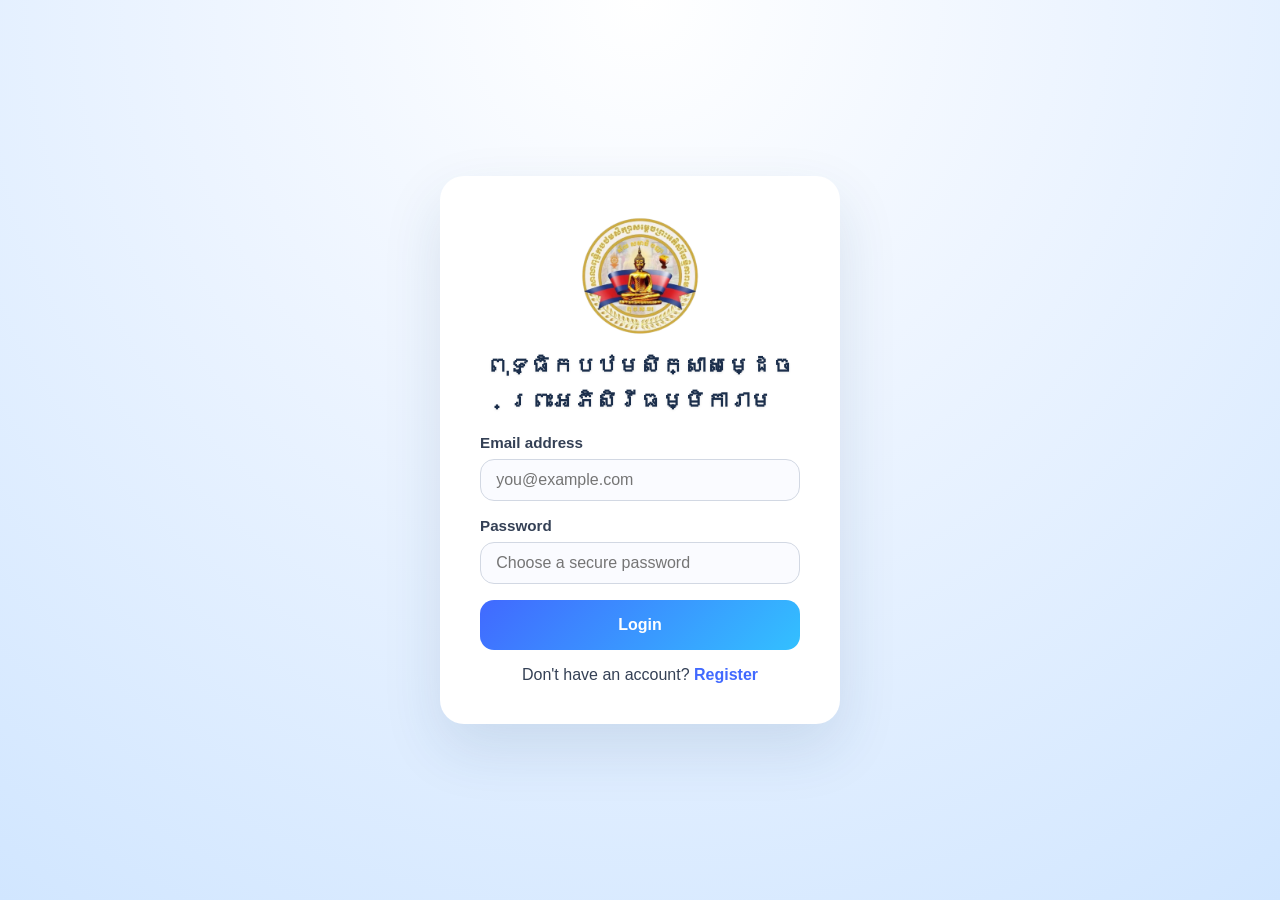
<file: index.html>
<!DOCTYPE html>
<html lang="en">

<head>
    <meta charset="UTF-8">
    <meta name="viewport" content="width=device-width, initial-scale=1.0">
    <title>Login</title>
    <link rel="stylesheet" href="CSS/Login.css">
</head>

<body>
    <main class="container">
        <section class="card" aria-labelledby="login-heading">
            <div class="brand">
                <img src="images/WatTn.png" alt="WatTn logo">
                <h1 id="login-heading">ពុទ្ធិកបឋមសិក្សាសម្ដេចព្រះអភិសិរីធម្មិការាម</h1>
            </div>
            <form id="loginForm" novalidate>
                <div class="form-group">
                    <label for="email">Email address</label>
                    <input type="email" id="email" name="email" placeholder="you@example.com" required>
                </div>
                <div class="form-group">
                    <label for="password">Password</label>
                    <input type="password" id="password" name="password" minlength="6"
                        placeholder="Choose a secure password" required>
                </div>
                <button type="submit">Login</button>
                <p>Don't have an account? <a href="Register.html">Register</a></p>
                <div id="message" class="message" role="status" aria-live="polite" hidden></div>
            </form>
        </section>
    </main>
    <script src="JS/Login.js"></script>
</body>

</html>
</file>
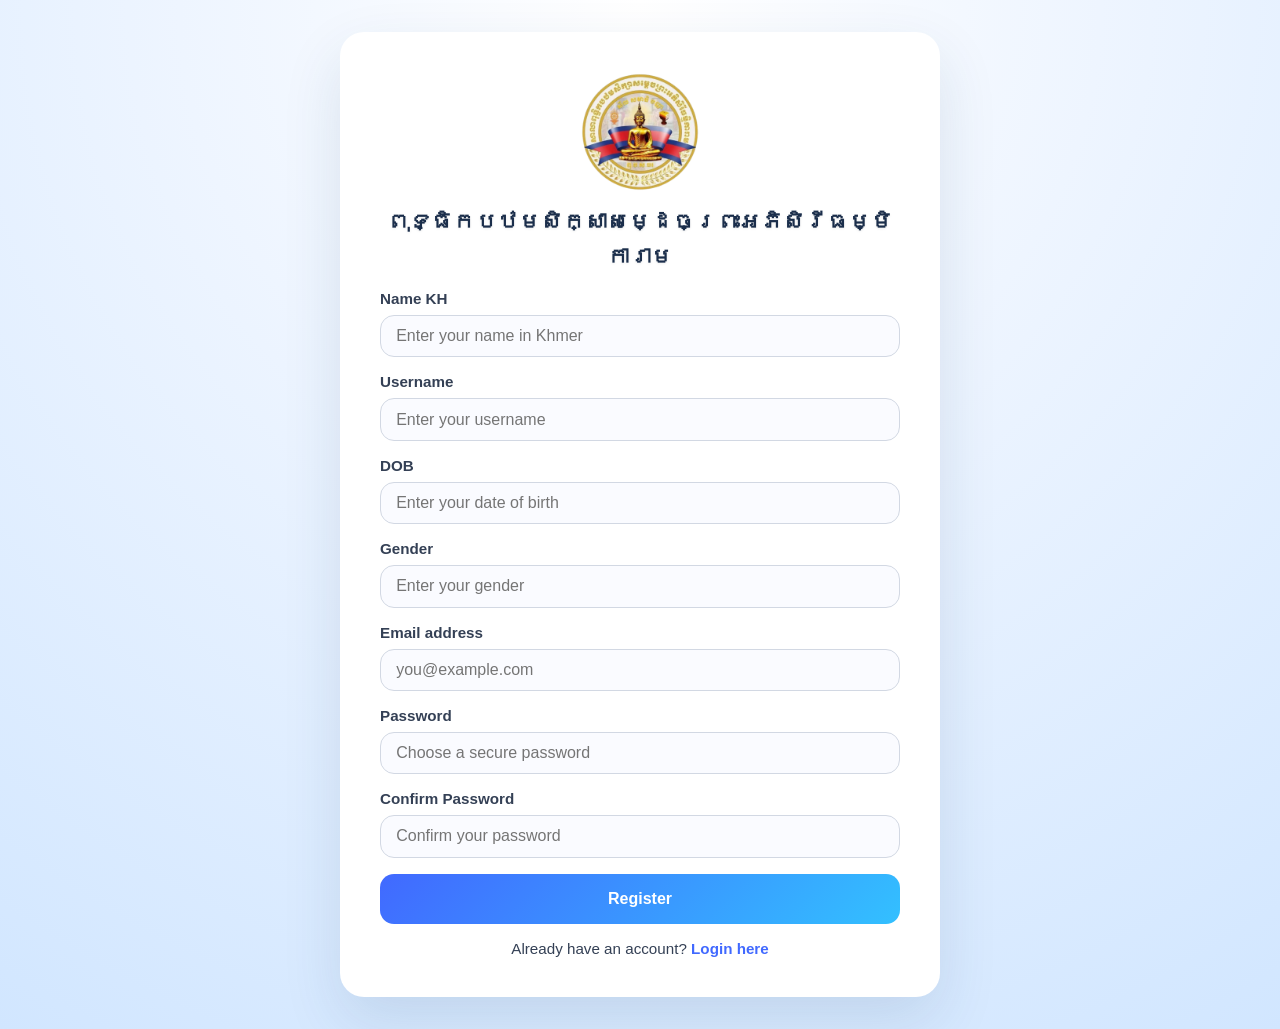
<file: Register.html>
<!DOCTYPE html>
<html lang="en">

<head>
    <meta charset="UTF-8">
    <meta name="viewport" content="width=device-width, initial-scale=1.0">
    <title>Register</title>
    <link rel="stylesheet" href="CSS/Style_Register.css">
</head>

<body>
    <main class="container">
        <section class="card" aria-labelledby="register-heading">
            <div class="brand">
                <img src="images/WatTn.png" alt="WatTn logo">
                <h1 id="register-heading">ពុទ្ធិកបឋមសិក្សាសម្ដេចព្រះអភិសិរីធម្មិការាម</h1>
            </div>

            <form id="registerForm" novalidate>
                <div class="form-group">
                    <label for="nameKH">Name KH</label>
                    <input type="text" id="nameKH" name="nameKH" minlength="3" placeholder="Enter your name in Khmer"
                        required>
                </div>
                <div class="form-group">
                    <label for="username">Username</label>
                    <input type="text" id="username" name="username" minlength="3" placeholder="Enter your username"
                        required>
                </div>
                <div class="form-group">
                    <label for="dob">DOB</label>
                    <input type="text" id="dob" name="dob" minlength="3" placeholder="Enter your date of birth"
                        required>
                </div>
                <div class="form-group">
                    <label for="gender">Gender</label>
                    <input type="text" id="gender" name="gender" minlength="3" placeholder="Enter your gender"
                        required>
                </div>
                

                <div class="form-group">
                    <label for="email">Email address</label>
                    <input type="email" id="email" name="email" placeholder="you@example.com" required>
                </div>

                <div class="form-group">
                    <label for="password">Password</label>
                    <input type="password" id="password" name="password" minlength="6"
                        placeholder="Choose a secure password" required>
                </div>
                <div class="form-group">
                    <label for="confirmPassword">Confirm Password</label>
                    <input type="password" id="confirmPassword" name="confirmPassword" minlength="6"
                        placeholder="Confirm your password" required>
                </div>

                <button type="submit">Register</button>
                <p class="helper">Already have an account? <a href="index.html">Login here</a></p>
                <div id="message" class="message" role="status" aria-live="polite" hidden></div>
            </form>
        </section>
    </main>
    <script src="JS/Register.js"></script>
</body>

</html>
</file>
<file: CSS/Login.css>
:root {
  color-scheme: light;
  font-family: Inter, Arial, sans-serif;
  background: #e9eff6;
}

* {
  box-sizing: border-box;
}

html,
body {
  margin: 0;
  width: 100%;
  min-height: 100%;
  overflow-x: hidden;
}

body {
  display: grid;
  place-items: center;
  background: radial-gradient(
    circle at top,
    #ffffff 0%,
    #eef5ff 38%,
    #d1e6ff 100%
  );
  padding: max(env(safe-area-inset-top, 10px), 10px)
    max(env(safe-area-inset-right, 10px), 10px)
    max(env(safe-area-inset-bottom, 10px), 10px)
    max(env(safe-area-inset-left, 10px), 10px);
  min-height: 100vh;
}

.container {
  width: min(100%, 400px);
  max-width: 400px;
}

.card {
  background: #ffffff;
  border-radius: 24px;
  padding: 2rem;
  box-shadow: 0 24px 60px rgba(28, 62, 111, 0.12);
}

.brand {
  text-align: center;
  margin-bottom: 1rem;
}

.brand img {
  width: 120px;
  height: 120px;
  object-fit: contain;
  display: inline-block;
  border-radius: 18px;
  margin-bottom: 0.5rem;
}

.brand h1 {
  margin: 0;
  line-height: 1.2;
  font-size: 1.35rem;
  line-height: 35px;
  color: #1b2e4b;
  font-family:
    Khmer OS Muol,
    Inter,
    Arial,
    sans-serif;
  text-shadow: 0 1px 3px rgba(0, 0, 0, 0.08);
}

.form-group {
  margin-bottom: 1rem;
}

label {
  display: block;
  margin-bottom: 0.5rem;
  color: #344055;
  font-weight: 600;
  font-size: 0.95rem;
}

input {
  width: 100%;
  padding: 0.7rem 0.95rem;
  border: 1px solid #d2d8e3;
  border-radius: 14px;
  background: #fafbff;
  color: #10213f;
  font-size: 16px;
}

input:focus {
  outline: none;
  border-color: #5b8cff;
  box-shadow: 0 0 0 4px rgba(91, 140, 255, 0.12);
}

button {
  width: 100%;
  padding: 1rem 1rem;
  border: none;
  border-radius: 14px;
  font-size: 16px;
  font-weight: 700;
  color: #fff;
  background: linear-gradient(135deg, #4169ff 0%, #33c0ff 100%);
  cursor: pointer;
  transition:
    transform 180ms ease,
    box-shadow 180ms ease;
}

button:hover {
  transform: translateY(-1px);
  box-shadow: 0 18px 30px rgba(51, 192, 255, 0.25);
}

.card p {
  text-align: center;
  margin: 1rem 0 0;
  color: #344055;
}

.card p a {
  color: #4169ff;
  text-decoration: none;
  font-weight: 600;
}

.card p a:hover {
  text-decoration: underline;
}

.message {
  margin-top: 1rem;
  padding: 1rem;
  border-radius: 14px;
  font-size: 0.98rem;
}

.message.success {
  background: #eefdf4;
  color: #1b6a39;
  border: 1px solid #b7e6c4;
}

.message.error {
  background: #fff2f0;
  color: #9c2a2a;
  border: 1px solid #f3c6c0;
}

@media (max-width: 480px) {
  .card {
    padding: 1.5rem;
    border-radius: 20px;
  }

  .brand img {
    width: 80px;
    height: 80px;
  }

  .brand h1 {
    font-size: 1.5rem;
  }

  .form-group {
    margin-bottom: 0.9rem;
  }

  input,
  button {
    font-size: 0.95rem;
    padding: 0.85rem 0.95rem;
  }
}

@media (min-width: 900px) {
  body {
    padding: 2rem;
  }

  .container {
    max-width: 640px;
  }

  .card {
    padding: 2.5rem;
  }
}
</file>
<file: CSS/Style_Register.css>
:root {
  color-scheme: light;
  font-family: Inter, Arial, sans-serif;
  background: #e9eff6;
}

* {
  box-sizing: border-box;
}

html,
body {
  margin: 0;
  width: 100%;
  min-height: 100%;
  overflow-x: hidden;
}

body {
  display: grid;
  place-items: center;
  background: radial-gradient(
    circle at top,
    #ffffff 0%,
    #eef5ff 38%,
    #d1e6ff 100%
  );
  padding: max(env(safe-area-inset-top, 10px), 10px)
    max(env(safe-area-inset-right, 10px), 10px)
    max(env(safe-area-inset-bottom, 10px), 10px)
    max(env(safe-area-inset-left, 10px), 10px);
  min-height: 100vh;
}

.container {
  width: min(100%, 600px);
  max-width: 600px;
}

.card {
  background: #ffffff;
  border-radius: 24px;
  padding: 2rem;
  box-shadow: 0 24px 60px rgba(28, 62, 111, 0.12);
}

.brand {
  text-align: center;
  margin-bottom: 1rem;
}

.brand img {
  width: 120px;
  height: 120px;
  object-fit: contain;
  display: inline-block;
  border-radius: 18px;
  margin-bottom: 0.5rem;
}

.brand h1 {
  margin: 0;
  line-height: 1.2;
  font-size: 1.35rem;
  color: #1b2e4b;
  line-height: 35px;
  font-family:
    Khmer OS Muol,
    Inter,
    Arial,
    sans-serif;
  text-shadow: 0 1px 3px rgba(0, 0, 0, 0.08);
}

.form-group {
  margin-bottom: 1rem;
}

label {
  display: block;
  margin-bottom: 0.5rem;
  color: #344055;
  font-weight: 600;
  font-size: 0.95rem;
}

input {
  width: 100%;
  padding: 0.7rem 0.95rem;
  border: 1px solid #d2d8e3;
  border-radius: 14px;
  background: #fafbff;
  color: #10213f;
  font-size: 16px;
}

input:focus {
  outline: none;
  border-color: #5b8cff;
  box-shadow: 0 0 0 4px rgba(91, 140, 255, 0.12);
}

button {
  width: 100%;
  padding: 1rem 1rem;
  border: none;
  border-radius: 14px;
  font-size: 16px;
  font-weight: 700;
  color: #fff;
  background: linear-gradient(135deg, #4169ff 0%, #33c0ff 100%);
  cursor: pointer;
  transition:
    transform 180ms ease,
    box-shadow 180ms ease;
}

button:hover {
  transform: translateY(-1px);
  box-shadow: 0 18px 30px rgba(51, 192, 255, 0.25);
}

.helper {
  margin: 1rem 0 0;
  font-size: 0.95rem;
  text-align: center;
  color: #344055;
}

.helper a {
  color: #4169ff;
  text-decoration: none;
  font-weight: 600;
}

.helper a:hover {
  text-decoration: underline;
}

.message {
  margin-top: 1rem;
  padding: 1rem;
  border-radius: 14px;
  font-size: 0.98rem;
}

.message.success {
  background: #eefdf4;
  color: #1b6a39;
  border: 1px solid #b7e6c4;
}

.message.error {
  background: #fff2f0;
  color: #9c2a2a;
  border: 1px solid #f3c6c0;
}

@media (max-width: 480px) {
  .card {
    padding: 1.5rem;
    border-radius: 20px;
  }

  .brand img {
    width: 80px;
    height: 80px;
  }

  .brand h1 {
    font-size: 1.5rem;
  }

  .form-group {
    margin-bottom: 0.9rem;
  }

  input,
  button {
    font-size: 0.95rem;
    padding: 0.85rem 0.95rem;
  }
}

@media (min-width: 900px) {
  body {
    padding: 2rem;
  }

  .container {
    max-width: 640px;
  }

  .card {
    padding: 2.5rem;
  }
}
</file>
